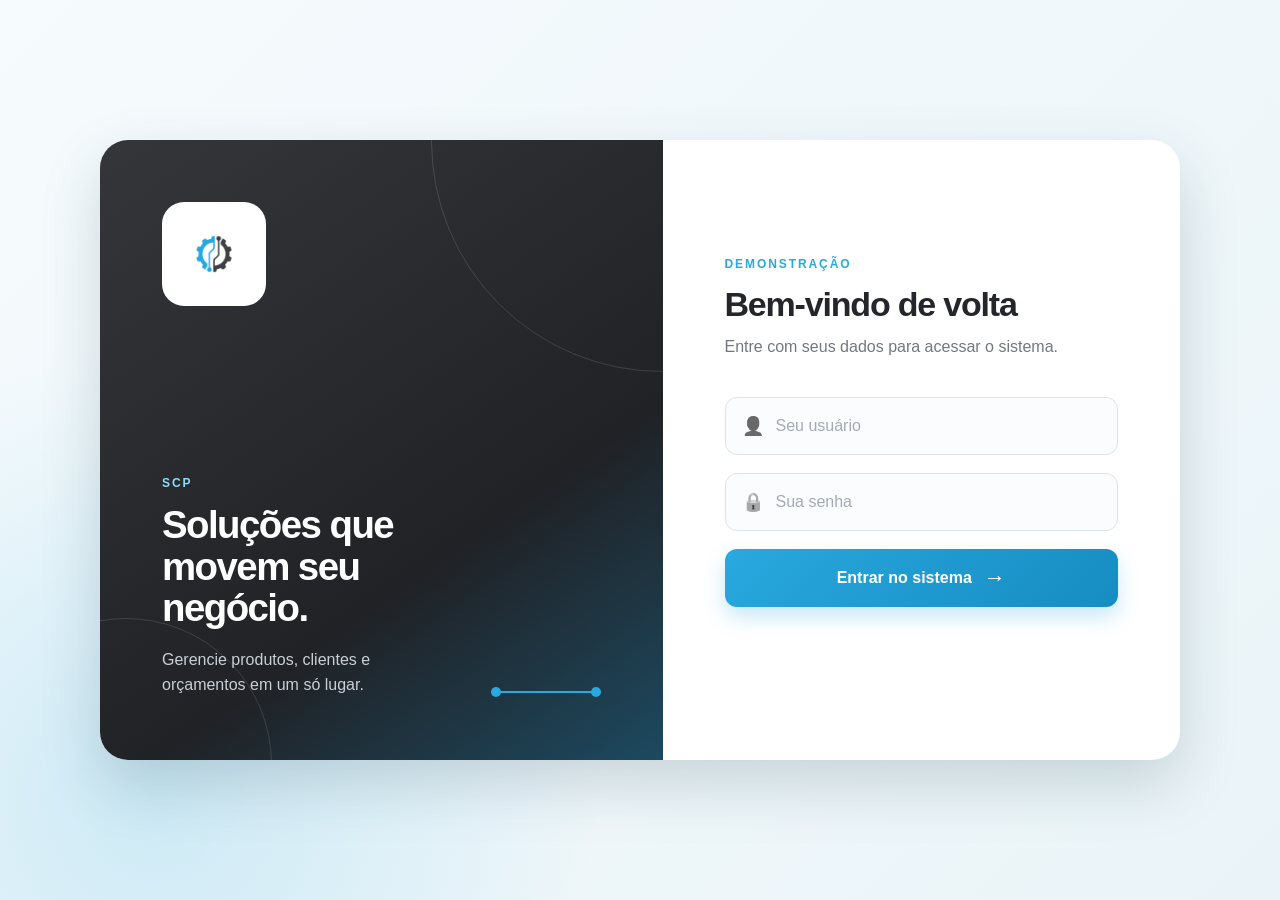
<file: index.html>
<!DOCTYPE html>
<html lang="pt-BR">
<head>
    <meta charset="UTF-8">
    <meta name="viewport" content="width=device-width, initial-scale=1.0">
    <title>SCP - Login</title>
    <link rel="stylesheet" href="css/style.css">
</head>
<body>
    <main class="login-layout">
        <section class="brand-panel" aria-label="Sistema SCP">
            <img src="logo.png" alt="Logo SCP" class="logo">
            <div class="brand-copy">
                <span class="eyebrow">SCP</span>
                <h1>Soluções que<br>movem seu negócio.</h1>
                <p>Gerencie produtos, clientes e orçamentos em um só lugar.</p>
            </div>
            <div class="circuit-line" aria-hidden="true"></div>
        </section>

        <section class="login-card" aria-labelledby="login-title">
            <div class="card-heading">
                <span class="eyebrow">DEMONSTRAÇÃO</span>
                <h2 id="login-title">Bem-vindo de volta</h2>
                <p>Entre com seus dados para acessar o sistema.</p>
            </div>

            <form id="loginForm">
                <div class="field">
                    <label for="usuario" class="sr-only">Usuário</label>
                    <span class="field-icon" aria-hidden="true">👤</span>
                    <input type="text" id="usuario" name="usuario" autocomplete="username" required placeholder="Seu usuário" aria-label="Usuário">
                </div>

                <div class="field">
                    <label for="senha" class="sr-only">Senha</label>
                    <span class="field-icon" aria-hidden="true">🔒</span>
                    <input type="password" id="senha" autocomplete="current-password" required placeholder="Sua senha" aria-label="Senha">
                </div>

                <button type="submit">Entrar no sistema <span aria-hidden="true">→</span></button>
                <p id="login-message" class="login-message" aria-live="polite"></p>
            </form>
        </section>
    </main>

    <script src="js/login.js"></script>
</body>
</html>
</file>
<file: css/style.css>
/* Paleta inspirada na logo: azul-ciano, grafite e branco. */
:root {
    --blue: #28a9df;
    --blue-dark: #168cc2;
    --graphite: #34363a;
    --ink: #24262b;
    --muted: #727780;
    --line: #dde4e9;
    --surface: #ffffff;
}

* {
    box-sizing: border-box;
    margin: 0;
    padding: 0;
    font-family: Arial, sans-serif;
}

body {
    min-height: 100vh;
    padding: 32px;
    display: grid;
    place-items: center;
    color: var(--ink);
    background:
        radial-gradient(circle at 12% 88%, rgba(40, 169, 223, 0.18), transparent 28rem),
        linear-gradient(135deg, #f6fbfd 0%, #eaf4f8 100%);
}

.login-layout {
    width: min(100%, 1080px);
    min-height: 620px;
    display: grid;
    grid-template-columns: 1fr 0.92fr;
    overflow: hidden;
    background: var(--surface);
    border-radius: 28px;
    box-shadow: 0 24px 60px rgba(29, 61, 75, 0.18);
}

/* Painel da marca: usa o azul e o grafite que aparecem na logo. */
.brand-panel {
    position: relative;
    overflow: hidden;
    padding: 62px;
    display: flex;
    flex-direction: column;
    justify-content: space-between;
    color: #fff;
    background: linear-gradient(145deg, var(--graphite) 0%, #202226 65%, var(--blue-dark) 160%);
}

.brand-panel::before,
.brand-panel::after {
    position: absolute;
    border: 1px solid rgba(255, 255, 255, 0.13);
    border-radius: 50%;
    content: "";
}

.brand-panel::before {
    width: 460px;
    height: 460px;
    top: -230px;
    right: -230px;
}

.brand-panel::after {
    width: 290px;
    height: 290px;
    bottom: -150px;
    left: -120px;
}

.logo {
    position: relative;
    z-index: 1;
    width: 104px;
    height: 104px;
    object-fit: contain;
    padding: 10px;
    border-radius: 22px;
    background: #fff;
}

.brand-copy {
    position: relative;
    z-index: 1;
    max-width: 350px;
}

.eyebrow {
    display: block;
    margin-bottom: 14px;
    color: var(--blue);
    font-size: 12px;
    font-weight: 700;
    letter-spacing: 0.16em;
}

.brand-panel .eyebrow {
    color: #8cdbfa;
}

.brand-copy h1 {
    margin-bottom: 18px;
    font-size: clamp(32px, 3vw, 44px);
    line-height: 1.08;
    letter-spacing: -0.04em;
}

.brand-copy p {
    max-width: 290px;
    color: #c9d0d5;
    font-size: 16px;
    line-height: 1.6;
}

.circuit-line {
    position: absolute;
    z-index: 1;
    right: 62px;
    bottom: 67px;
    width: 110px;
    height: 2px;
    background: var(--blue);
}

.circuit-line::before,
.circuit-line::after {
    position: absolute;
    width: 10px;
    height: 10px;
    border-radius: 50%;
    background: var(--blue);
    content: "";
}

.circuit-line::before { left: 0; top: -4px; }
.circuit-line::after { right: 0; top: -4px; }

/* Cartão de acesso. */
.login-card {
    padding: 72px 62px;
    display: flex;
    flex-direction: column;
    justify-content: center;
}

.card-heading {
    margin-bottom: 38px;
}

.card-heading h2 {
    margin-bottom: 10px;
    font-size: 34px;
    line-height: 1.15;
    letter-spacing: -0.035em;
}

.card-heading p {
    color: var(--muted);
    font-size: 16px;
    line-height: 1.5;
}

.field {
    position: relative;
    margin-bottom: 18px;
}

.field-icon {
    position: absolute;
    z-index: 1;
    top: 50%;
    left: 17px;
    transform: translateY(-50%);
    font-size: 18px;
    line-height: 1;
    filter: grayscale(1);
}

input {
    width: 100%;
    height: 58px;
    padding: 0 18px 0 50px;
    border: 1px solid var(--line);
    border-radius: 12px;
    outline: none;
    color: var(--ink);
    background: #fbfcfd;
    font-size: 16px;
    transition: border-color 0.2s, box-shadow 0.2s, background-color 0.2s;
}

input::placeholder {
    color: #a3aab2;
}

input:focus {
    border-color: var(--blue);
    background: #fff;
    box-shadow: 0 0 0 4px rgba(40, 169, 223, 0.15);
}

button {
    width: 100%;
    min-height: 58px;
    margin-top: 10px;
    display: flex;
    align-items: center;
    justify-content: center;
    gap: 12px;
    border: 0;
    border-radius: 12px;
    color: #fff;
    background: linear-gradient(135deg, var(--blue) 0%, var(--blue-dark) 100%);
    box-shadow: 0 10px 20px rgba(40, 169, 223, 0.25);
    cursor: pointer;
    font-size: 16px;
    font-weight: 700;
    transition: transform 0.2s, box-shadow 0.2s;
}

button:hover {
    box-shadow: 0 14px 26px rgba(40, 169, 223, 0.34);
    transform: translateY(-2px);
}

button span {
    font-size: 22px;
    line-height: 0;
}

.login-message {
    min-height: 20px;
    margin: 16px 0 0;
    text-align: center;
    font-size: 14px;
    font-weight: 600;
}

.login-message.success {
    color: #24875f;
}

.login-message.error {
    color: #c63838;
}

/* Texto visível somente para leitores de tela. */
.sr-only {
    position: absolute;
    width: 1px;
    height: 1px;
    padding: 0;
    overflow: hidden;
    clip: rect(0, 0, 0, 0);
    white-space: nowrap;
    border: 0;
}

@media (max-width: 760px) {
    body {
        padding: 18px;
    }

    .login-layout {
        min-height: 0;
        grid-template-columns: 1fr;
    }

    .brand-panel {
        min-height: 235px;
        padding: 30px;
    }

    .logo {
        width: 64px;
        height: 64px;
        padding: 7px;
        border-radius: 16px;
    }

    .brand-copy {
        margin-top: 32px;
    }

    .brand-copy h1 {
        font-size: 29px;
    }

    .brand-copy p,
    .circuit-line {
        display: none;
    }

    .login-card {
        padding: 42px 30px;
    }

    .card-heading {
        margin-bottom: 28px;
    }

    .card-heading h2 {
        font-size: 29px;
    }
}
</file>
